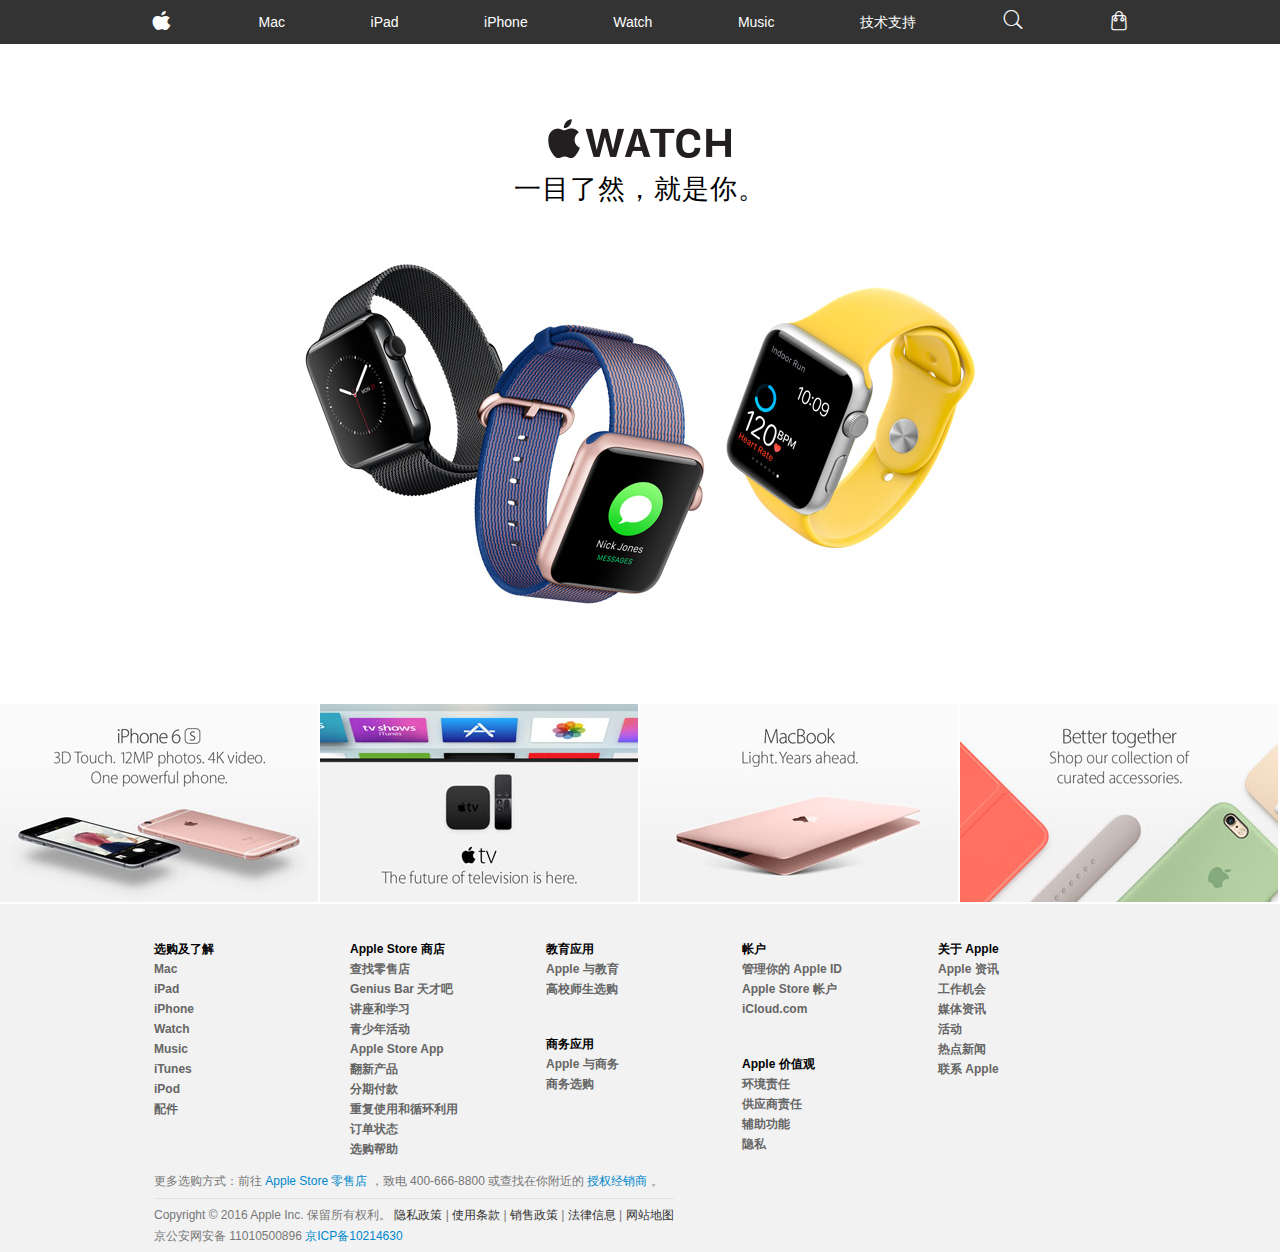
<file: index.html>
<!DOCTYPE html>
<html lang="en">
<head>
    <meta charset="UTF-8">
    <meta name="viewport" content="width=device-width">
    <title>apple中国官方网站</title>
    <link rel="stylesheet" href="css/apple.css">
    <link rel="stylesheet" href="iconfont/iconfont.css">
</head>
<body>
<!--导航开始-->
<div class="wrapper">
    <div class="container">
        <div class="small-menu">
            <div></div>
            <div></div>
        </div>
        <!--字体图标的在线引用-->
        <a href="javascript:;" class="icon logo"></a>
        <a href="javascript:;" class="item">Mac</a>
        <a href="javascript:;" class="item">iPad</a>
        <a href="javascript:;" class="item">iPhone</a>
        <a href="javascript:;" class="item">Watch</a>
        <a href="javascript:;" class="item">Music</a>
        <a href="javascript:;" class="item">技术支持</a>
        <a href="javascript:;" class="icon search"></a>
        <div class="searchbox">
            <input type="text" class="middlesearch"  placeholder='搜索apple.com' >
        </div>
        <a href="javascript:;" class="bag">
            <!--将input的事件作用到label-->
            <label class="icon bag-icon" for="bag-input"></label>
            <input type="radio" class="bag-input" id="bag-input">
            <div class="bag-list">

            </div>
        </a>
    </div>
</div>
<div class="s-s">
    <div class="s-s1">
        <div class="s-s2">快速链接</div>
        <a href="" class="s-s3"><div>查找零售店</div></a>
        <a href="" class="s-s3"><div>配件</div></a>
        <a href="" class="s-s3"><div>iPod</div></a>
        <a href="" class="s-s3"><div>iOS</div></a>
    </div>
</div>
<div class="mask"></div>
<div class="menu-page"></div>
<!--导航结束-->
<!--banner-->
<div class="banner">
    <div class="watch"></div>
    <div class="thisyou">一目了然，就是你。</div>
</div>
<div class="banner1">
    <div class="watch1"></div>
    <div class="thisyou1">一目了然，就是你。</div>
</div>
<div class="box2 clearfix">
    <a href="" class="box2-1"><div></div></a>
    <a href="" class="box2-1"><div></div></a>
    <a href="" class="box2-1"><div></div></a>
    <a href="" class="box2-1"><div></div></a>
</div>
<div class="box clearfix">
    <a href="" class="box-1"><div></div></a>
    <a href="" class="box-1"><div></div></a>
    <a href="" class="box-1"><div></div></a>
    <a href="" class="box-1"><div></div></a>
</div>
<div class="box1 clearfix">
    <a href="" class="box1-1"><div></div></a>
    <a href="" class="box1-1"><div></div></a>
    <a href="" class="box1-1"><div></div></a>
    <a href="" class="box1-1"><div></div></a>
</div>

<div class="Tiao">
<div class="tiao">
    <ul class="tiao-1">
        <li class="tiao-2">选购及了解</li>
        <ul class="tiao-3">
            <a href="" class="tiao-4"><li>Mac</li></a>
            <a href="" class="tiao-4"><li>iPad</li></a>
            <a href="" class="tiao-4"><li>iPhone</li></a>
            <a href="" class="tiao-4"><li>Watch</li></a>
            <a href="" class="tiao-4"><li>Music</li></a>
            <a href="" class="tiao-4"><li>iTunes</li></a>
            <a href="" class="tiao-4"><li>iPod</li></a>
            <a href="" class="tiao-4"><li>配件</li></a>
        </ul>
    </ul>
    <ul class="tiao-1">
        <li class="tiao-2">Apple Store 商店</li>
        <ul class="tiao-3">
            <a href="" class="tiao-4"><li>查找零售店</li></a>
            <a href="" class="tiao-4"><li>Genius Bar 天才吧</li></a>
            <a href="" class="tiao-4"><li>讲座和学习</li></a>
            <a href="" class="tiao-4"><li>青少年活动</li></a>
            <a href="" class="tiao-4"><li>Apple Store App</li></a>
            <a href="" class="tiao-4"><li>翻新产品</li></a>
            <a href="" class="tiao-4"><li>分期付款</li></a>
            <a href="" class="tiao-4"><li>重复使用和循环利用</li></a>
            <a href="" class="tiao-4"><li>订单状态</li></a>
            <a href="" class="tiao-4"><li>选购帮助</li></a>
        </ul>
    </ul>
    <ul class="tiao-1">
        <li class="tiao-2">教育应用</li>
        <ul class="tiao-3">
            <a href="" class="tiao-4"><li>Apple 与教育</li></a>
            <a href="" class="tiao-4"><li>高校师生选购</li></a>
        </ul>
        <li class="tiao-2">商务应用</li>
        <ul class="tiao-3">
            <a href="" class="tiao-4"><li>Apple 与商务</li></a>
            <a href="" class="tiao-4"><li>商务选购</li></a>
        </ul>
    </ul>
    <ul class="tiao-1">
        <li class="tiao-2">帐户</li>
        <ul class="tiao-3">
            <a href="" class="tiao-4"><li>管理你的 Apple ID</li></a>
            <a href="" class="tiao-4"><li>Apple Store 帐户</li></a>
            <a href="" class="tiao-4"><li>iCloud.com</li></a>
        </ul>
        <li class="tiao-2">Apple 价值观</li>
        <ul class="tiao-3">
            <a href="" class="tiao-4"><li>环境责任</li></a>
            <a href="" class="tiao-4"><li>供应商责任</li></a>
            <a href="" class="tiao-4"><li>辅助功能</li></a>
            <a href="" class="tiao-4"><li>隐私</li></a>
        </ul>
    </ul>
    <ul class="tiao-1">
        <li class="tiao-2">关于 Apple</li>
        <ul class="tiao-3">
            <a href="" class="tiao-4"><li>Apple 资讯</li></a>
            <a href="" class="tiao-4"><li>工作机会</li></a>
            <a href="" class="tiao-4"><li>媒体资讯</li></a>
            <a href="" class="tiao-4"><li>活动</li></a>
            <a href="" class="tiao-4"><li>热点新闻</li></a>
            <a href="" class="tiao-4"><li>联系 Apple</li></a>
        </ul>
    </ul>
    <div class="foot">
        <div class="foot-1">
            <p>更多选购方式：前往</p>
            <a href="">Apple Store 零售店</a>
            <p>，致电 400-666-8800 或查找在你附近的</p>
            <a href="">授权经销商</a>
            <p>。</p>
        </div>
        <div class="foot-2">
            <p>Copyright © 2016 Apple Inc. 保留所有权利。</p>
            <a href="">隐私政策</a>
            <span>|</span>
            <a href="">使用条款</a>
            <span>|</span>
            <a href="">销售政策</a>
            <span>|</span>
            <a href="">法律信息</a>
            <span>|</span>
            <a href="">网站地图</a>
        </div>
        <div class="foot-3">
            <p>京公安网安备 11010500896</p>
            <a href="">京ICP备10214630</a>
        </div>
    </div>
</div>
</div>

<div class="gang">
    <div class="gang-1">
        <dl class="gang-2">
            <div class="gang-11">选购及了解</div>
            <div class="gang-22">+</div>
            <div class="clearfix"></div>
            <ul class="gang-3">
                <a href="" class="tiao-4"><li>Mac</li></a>
                <a href="" class="tiao-4"><li>iPad</li></a>
                <a href="" class="tiao-4"><li>iPhone</li></a>
                <a href="" class="tiao-4"><li>Watch</li></a>
                <a href="" class="tiao-4"><li>Music</li></a>
                <a href="" class="tiao-4"><li>iTunes</li></a>
                <a href="" class="tiao-4"><li>iPod</li></a>
                <a href="" class="tiao-4"><li>配件</li></a>
            </ul>
        </dl>
        <dl class="gang-2">
            <div class="gang-11">Apple Store 商店</div>
            <div class="gang-22">+</div>
            <div class="clearfix"></div>
            <ul class="gang-3">
                <a href="" class="tiao-4"><li>查找零售店</li></a>
                <a href="" class="tiao-4"><li>Genius Bar 天才吧</li></a>
                <a href="" class="tiao-4"><li>讲座和学习</li></a>
                <a href="" class="tiao-4"><li>青少年活动</li></a>
                <a href="" class="tiao-4"><li>Apple Store App</li></a>
                <a href="" class="tiao-4"><li>翻新产品</li></a>
                <a href="" class="tiao-4"><li>分期付款</li></a>
                <a href="" class="tiao-4"><li>重复使用和循环利用</li></a>
                <a href="" class="tiao-4"><li>订单状态</li></a>
                <a href="" class="tiao-4"><li>选购帮助</li></a>
            </ul>
        </dl>
        <dl class="gang-2">
            <div class="gang-11">教育应用</div>
            <div class="gang-22">+</div>
            <div class="clearfix"></div>
            <ul class="gang-3">
                <a href="" class="tiao-4"><li>Apple 与教育</li></a>
                <a href="" class="tiao-4"><li>高校师生选购</li></a>
            </ul>
        </dl>
        <dl class="gang-2">
            <div class="gang-11">商务应用</div>
            <div class="gang-22">+</div>
            <div class="clearfix"></div>
            <ul class="gang-3">
                <a href="" class="tiao-4"><li>Apple 与商务</li></a>
                <a href="" class="tiao-4"><li>商务选购</li></a>
            </ul>
        </dl>
        <dl class="gang-2">
            <div class="gang-11">帐户</div>
            <div class="gang-22">+</div>
            <div class="clearfix"></div>
            <ul class="gang-3">
                <a href="" class="tiao-4"><li>管理你的 Apple ID</li></a>
                <a href="" class="tiao-4"><li>Apple Store 帐户</li></a>
                <a href="" class="tiao-4"><li>iCloud.com</li></a>
            </ul>
        </dl>
        <dl class="gang-2">
            <div class="gang-11">Apple 价值观</div>
            <div class="gang-22">+</div>
            <div class="clearfix"></div>
            <ul class="gang-3">
                <a href="" class="tiao-4"><li>环境责任</li></a>
                <a href="" class="tiao-4"><li>供应商责任</li></a>
                <a href="" class="tiao-4"><li>辅助功能</li></a>
                <a href="" class="tiao-4"><li>隐私</li></a>
            </ul>
        </dl>
        <dl class="gang-2">
            <div class="gang-11">关于 Apple</div>
            <div class="gang-22">+</div>
            <div class="clearfix"></div>
            <ul class="gang-3">
                <a href="" class="tiao-4"><li>Apple 资讯</li></a>
                <a href="" class="tiao-4"><li>工作机会</li></a>
                <a href="" class="tiao-4"><li>媒体资讯</li></a>
                <a href="" class="tiao-4"><li>活动</li></a>
                <a href="" class="tiao-4"><li>热点新闻</li></a>
                <a href="" class="tiao-4"><li>联系 Apple</li></a>
            </ul>
        </dl>
    </div>
</div>


</body>
<script src="js/jquery.js"></script>
<script src="js/jquery.transit.js"></script>
<script src="js/apple.js"></script>
</html>
</file>
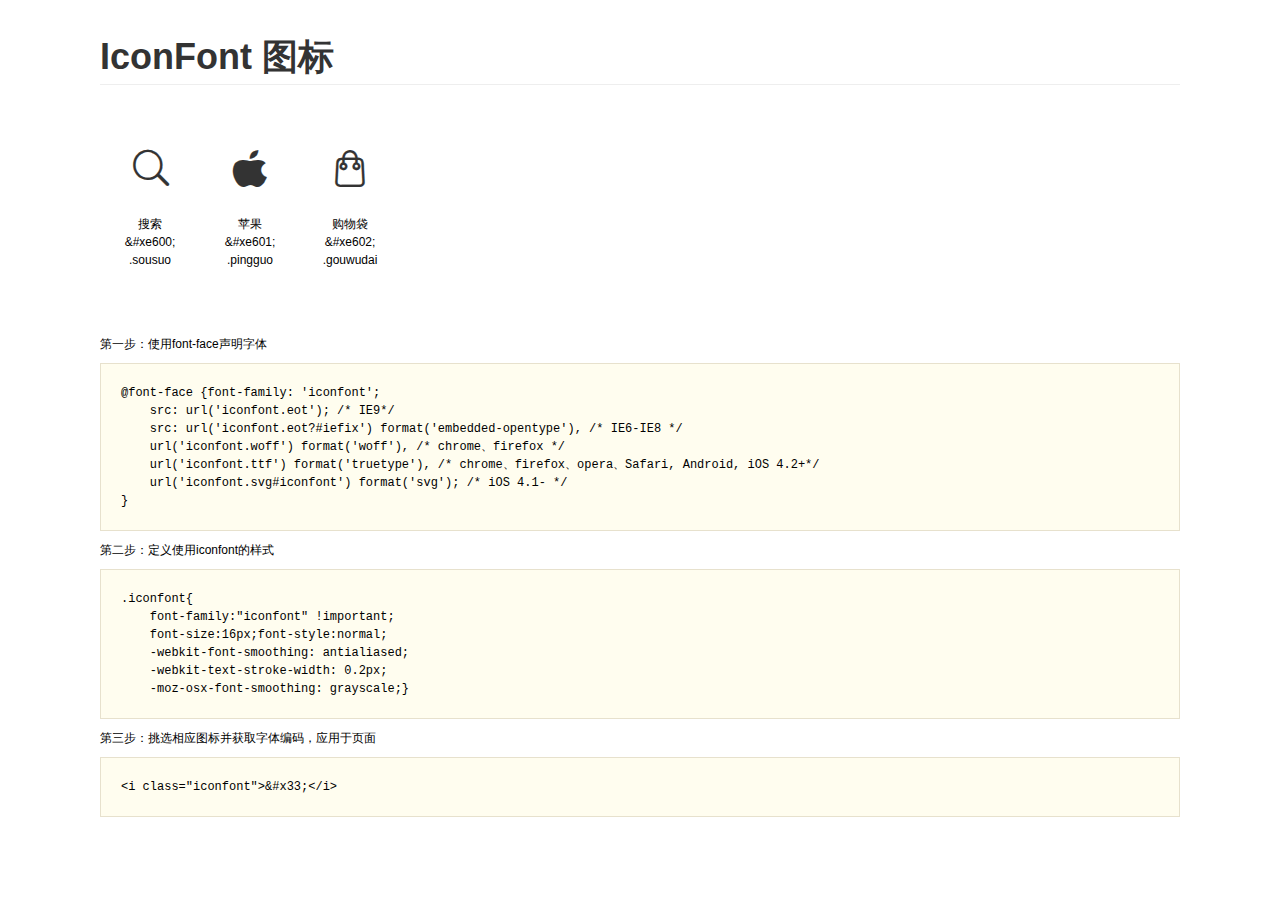
<file: iconfont/demo.html>
<!DOCTYPE html>
<html>
<head>
    <meta charset="utf-8"/>
    <title>IconFont</title>
    <link rel="stylesheet" href="demo.css">
    <link rel="stylesheet" href="iconfont.css">
</head>
<body>
    <div class="main">
        <h1>IconFont 图标</h1>
        <ul class="icon_lists clear">
            
                <li>
                <i class="icon iconfont">&#xe600;</i>
                    <div class="name">搜索</div>
                    <div class="code">&amp;#xe600;</div>
                    <div class="fontclass">.sousuo</div>
                </li>
            
                <li>
                <i class="icon iconfont">&#xe601;</i>
                    <div class="name">苹果</div>
                    <div class="code">&amp;#xe601;</div>
                    <div class="fontclass">.pingguo</div>
                </li>
            
                <li>
                <i class="icon iconfont">&#xe602;</i>
                    <div class="name">购物袋</div>
                    <div class="code">&amp;#xe602;</div>
                    <div class="fontclass">.gouwudai</div>
                </li>
            
        </ul>


        <div class="helps">
            第一步：使用font-face声明字体
            <pre>
@font-face {font-family: 'iconfont';
    src: url('iconfont.eot'); /* IE9*/
    src: url('iconfont.eot?#iefix') format('embedded-opentype'), /* IE6-IE8 */
    url('iconfont.woff') format('woff'), /* chrome、firefox */
    url('iconfont.ttf') format('truetype'), /* chrome、firefox、opera、Safari, Android, iOS 4.2+*/
    url('iconfont.svg#iconfont') format('svg'); /* iOS 4.1- */
}
</pre>
第二步：定义使用iconfont的样式
            <pre>
.iconfont{
    font-family:"iconfont" !important;
    font-size:16px;font-style:normal;
    -webkit-font-smoothing: antialiased;
    -webkit-text-stroke-width: 0.2px;
    -moz-osx-font-smoothing: grayscale;}
</pre>
第三步：挑选相应图标并获取字体编码，应用于页面
<pre>
&lt;i class="iconfont"&gt;&amp;#x33;&lt;/i&gt;
</pre>
        </div>

    </div>
</body>
</html>
</file>
<file: css/apple.css>
@font-face {
    font-family: 'iconfont';
    src: url('//at.alicdn.com/t/font_1463557602_3995745.eot'); /* IE9*/
    src: url('//at.alicdn.com/t/font_1463557602_3995745.eot?#iefix') format('embedded-opentype'), /* IE6-IE8 */
    url('//at.alicdn.com/t/font_1463557602_3995745.woff') format('woff'), /* chrome、firefox */
    url('//at.alicdn.com/t/font_1463557602_3995745.ttf') format('truetype'), /* chrome、firefox、opera、Safari, Android, iOS 4.2+*/
    url('//at.alicdn.com/t/font_1463557602_3995745.svg#iconfont') format('svg'); /* iOS 4.1- */
}



body,ul,li,p,span,a{
    padding: 0;
    margin: 0;
    font-family: 'PingFang SC', 'Helvetica Neue', 'Helvetica', 'STHeitiSC-Light', 'Arial', sans-serif;
    /*font-size: 12px;*/
    list-style: none;
    box-sizing: border-box;
    line-height: 1.8;
}
body,html{
    /*overflow-y: hidden;*/
}
/*导航开始*/
.wrapper{
    width: 100%;
    height:44px;
    background: #333;
    position: relative;
    z-index: 999;
}
.container{
    width:auto;
    max-width: 1000px;
    margin:0 auto;
    height:44px;
    text-align: justify;
    line-height: 40px;
    cursor: default;
    -webkit-user-select: none;
    -moz-user-select: none;
    -ms-user-select: none;
    user-select: none;
}
.container a{
    padding: 0px 10px;
    color: white;
    text-decoration: none;
    font-size: 14px;
    display: inline-block;
    /*background: red;*/

}
@media screen and (min-width: 780px){
@keyframes opac {
    0%{opacity: 0}
    100%{opacity: 1}
}
.s-s{
    display: block;
    width: 660px;height: 150px;
    background: #fff;
    position: absolute;
    top: 44px;left: 50%;margin-left: -340px;
    z-index:1;
    opacity: 0;
    transition: all 1s;
    padding: 23px 10px;
}
.s-s1{
    width: 100%;height: 150px;
    /*background: red;*/
}
.s-s2{
    width: 100%;height: 30px;
    font-size: 12px;
    color: #a1a1a1;
    text-align: left;
    line-height: 30px;
}
.s-s3{
    display: block;
    width: 100%;height: 30px;
    font-size: 12px;
    color: #a1a1a1;
    text-align: left;
    line-height: 30px;
    text-decoration: none;
    padding-left: 10px;
    transform: translateX(380px);
    display: none;
}
.s-s3:hover{
    text-decoration: underline;
    color: #000;
}
.activea{
    animation: opac 0.3s linear forwards;
}
}




.container .item:hover,.container .icon:hover{
    opacity: 0.7 !important;
}
.container:after{
    content: "";
    display: inline-block;
    width: 100%;
}
.container .icon{
    font-family: 'iconfont';
    /*必须写*/
    font-size: 22px;

}
.logo:after{
    content: "\e601";
}
.search:after{
    content: "\e600";
}
.bag-icon:after{
    content: '\e602';
    cursor: pointer;
}
.bag-icon.active:after{
    content:"\e603";
    font-size: 16px;
    opacity: 0.7;
}
.bag{
  position: relative;
}
.bag-list{
    position: absolute;
    width: 250px;
    padding: 0px 20px;
    height: 320px;
    border: 1px solid #d6d6d6;
    top: 48px;
    left: -145px;
    display: none;
}
.bag-input{
    position: absolute;
    left: 0;
    top: 0;
    width: 0;
    height: 0;
    opacity: 0;

}

.bag-input:focus+.bag-list{
    display: block;
}
.mask{
    width: 100%;
    height: 100%;
    background:rgba(0,0,0,0.2);
    position: absolute;
    left: 0;
    top: 44px;
    display: none;
}
.searchbox{
    display: none;
    width:680px;
    height: 44px;
    vertical-align: bottom;
    color: #fff;
    transform: translateX(80px);
    font-family: 'iconfont';

}
.searchbox:before{
    content:'\e600';
    display: inline-block;
    width: 40px;
    height: 44px;
    text-align: center;
    float: left;
    /*margin-top: 2px;*/
}
.middlesearch{
    width: 640px;
    height: 42px;
    border: 0;
    font-size: 16px;
    color: #fff;
    background: #333;
    float: left;
    outline-style: none;
    display: inline-block;
}
.small-menu{
    display: none;
}




@media screen and (max-width:720px) {
    .container .item{
        display: none;
    }

    .container .search{
        display: none;
    }
    .banner{
        display: none;
    }
    .menu-page{
        width: 100%;height: 0;
        background: #000;
        position: absolute;
        top: 0;left: 0;
        opacity: 0;
        /*overflow-y: hidden;*/
    }
    .small-menu {
        width: 30px;
        height: 30px;
        display: inline-block;
        cursor: pointer;
        margin: 10px 0 0 8px;
        vertical-align: top;
    }
    .small-menu:hover {
        opacity: 0.7;
    }

    .small-menu div:first-child {
        width: 17px;
        height: 1px;
        background: #fff;
        margin: 7px;
        cursor: pointer;
        transition: all 0.5s;
    }
    .small-menu div:last-child {
        width: 17px;
        height: 1px;
        background: #fff;
        margin: 7px;
        cursor: pointer;
        transition: all 0.5s;
    }

    .small-menu div:first-child.active {
        transform: translateY(8px) rotate(135deg);
    }

    .small-menu div:last-child.active {
        transform: rotate(45deg);
    }

}

.clearfix:after{
    content:"";
    display:block;
    clear:both;
}



/*导航结束*/
.banner{
    width: 100%;height: 660px;
    background: url("../img/b1m.jpg") center 220px no-repeat;
    margin: 0 auto;
}
.watch{
    width: 184px;height: 39px;
    background: url("../img/watch_m.png") center no-repeat;
    margin: 0 auto;
    padding-top: 150px;
}
.thisyou{
    width: 600px;height: 36px;
    font-size: 27px;
    line-height: 1.2;
    letter-spacing: 1px;
    font-weight: 500;
    margin: 0 auto;
    text-align: center;
    margin-top: -60px;
    -webkit-user-select: none;
    -moz-user-select: none;
    -ms-user-select: none;
    user-select: none;
    cursor:default;
}

.thisyou1{
    display: none;
}

.box2{
    width: 100%;height:auto;
}
.box2-1:nth-of-type(1){
    display: block;
    width: 25%;height: 200px;
    background: url("../img/p1l.jpg") center;
    border-bottom: 2px solid #ffffff;
    float: left;
    border-right: 2px solid #ffffff;
    box-sizing: border-box;
}
.box2-1:nth-of-type(2){
    display: block;
    width: 25%;height: 200px;
    background: url("../img/p2l.jpg") center;
    border-bottom: 2px solid #ffffff;
    float: left;
    border-right: 2px solid #ffffff;
    box-sizing: border-box;
}
.box2-1:nth-of-type(3){
    display: block;
    width: 25%;height: 200px;
    background: url("../img/p3l.jpg") center;
    border-bottom: 2px solid #ffffff;
    float: left;
    border-right: 2px solid #ffffff;
    box-sizing: border-box;
}
.box2-1:nth-of-type(4){
    display: block;
    width: 25%;height: 200px;
    background: url("../img/p4l.jpg") center;
    border-bottom: 2px solid #ffffff;
    float: left;
    border-right: 2px solid #ffffff;
    box-sizing: border-box;
}


@media screen and (max-width:780px) {
    .s-s{
        display: none !important;
    }
    .searchbox{
        display: none !important;
    }
}
@media screen and (max-width:720px) {
    .banner1{
        width: 100%;height: 345px;
        background: url("../img/b1s.jpg") center 160px no-repeat;
        margin: 0 auto;
    }
    .watch1{
        width: 100%;height: 31px;
        background: url("../img/watch_s.png") center no-repeat;
        margin: 0 auto;
        padding-top: 90px;
    }
    .thisyou1{
        display: block;
        width: 100%;height: 30px;
        font-size: 16px;
        line-height: 1.2;
        letter-spacing: 1px;
        font-weight: 600;
        margin: 0 auto;
        text-align: center;
        margin-top: -30px;
        -webkit-user-select: none;
        -moz-user-select: none;
        -ms-user-select: none;
        user-select: none;
        cursor:default;
    }
    .box2{
        display: none;
    }
    .box1{
        display: none;
    }
    .box{
        width: 100%;height:auto;
    }
    .box-1:nth-of-type(1){
        display: block;
        width: 100%;height: 200px;
        background: url("../img/p1s.jpg") center;
        border-bottom: 2px solid #ffffff;
        box-sizing: border-box;
    }
    .box-1:nth-of-type(2){
        display: block;
        width: 100%;height: 200px;
        background: url("../img/p2s.jpg") center;
        border-bottom: 2px solid #ffffff;
        box-sizing: border-box;
    }
    .box-1:nth-of-type(3){
        display: block;
        width: 100%;height: 200px;
        background: url("../img/p3s.jpg") center;
        border-bottom: 2px solid #ffffff;
        box-sizing: border-box;
    }
    .box-1:nth-of-type(4){
        display: block;
        width: 100%;height: 200px;
        background: url("../img/p4s.jpg") center;
        border-bottom: 2px solid #ffffff;
        box-sizing: border-box;
    }
}



@media screen and (max-width:1024px) {
    .box2{
        display: none;
    }
    .box1{
        width: 100%;height:auto;
    }
    .box1-1:nth-of-type(1){
        display: block;
        width: 50%;height: 200px;
        background: url("../img/p1m.jpg") center;
        border-bottom: 2px solid #ffffff;
        border-right: 2px solid #ffffff;
        box-sizing: border-box;
        float: left;
    }
    .box1-1:nth-of-type(2){
        display: block;
        width: 50%;height: 200px;
        background: url("../img/p2m.jpg") center;
        border-bottom: 2px solid #ffffff;
        box-sizing: border-box;
        float: left;
    }
    .box1-1:nth-of-type(3){
        display: block;
        width: 50%;height: 200px;
        background: url("../img/p3m.jpg") center;
        border-bottom: 2px solid #ffffff;
        border-right: 2px solid #ffffff;
        box-sizing: border-box;
        float: left;
    }
    .box1-1:nth-of-type(4){
        display: block;
        width: 50%;height: 200px;
        background: url("../img/p4m.jpg") center;
        border-bottom: 2px solid #ffffff;
        box-sizing: border-box;
        float: left;
    }
    .Tiao .tiao{
        width: auto;height: 348px;
        padding-left: 30px;
    }

}
.Tiao{
    width: 100%;height: 348px;
    background: #f2f2f2;
}
.tiao{
    margin: 0 auto;
    padding: 0 22px;
    max-width: 980px;height: 348px;
    padding-left: 30px;
    position: relative;
    /*background: red;*/
}

.tiao-1{
    width: 20%;height: 100px;
    float: left;
    box-sizing: border-box;
}
.tiao-2{
    width: 100%;height: 20px;
    margin-top: 35px;
    font-size: 12px;
    line-height: 20px;
    font-weight: 600;
    letter-spacing: normal;
    color: #000;
}
.tiao-3{
    width:100%;height: auto;
}
.tiao-4{
    display: block;
    width: 100%;height: 20px;
    color: #666;
    text-decoration: none;
    font-size: 12px!important;
    line-height: 20px;
    font-weight: 600;
}
.tiao-4:hover{
    text-decoration: underline;
    color: #000;
}

.foot{
    height: 96px;
    position: absolute;bottom: 0;left: 0;
    font-size: 12px;color: #777;
    padding-left: 30px;
}
.foot-1{
    border-bottom: 1px solid #e3e3e3;
    padding:15px 0 5px 0;
}
.foot-2{
    padding-top: 6px;
}
.foot .foot-2 a{
    color: #333;
}
.foot p{
    display: inline-block;
}
.foot a{
    text-decoration: none;
    display: inline-block;
    color: #0088cc;
}
.foot a:hover{
    color: #000;
    text-decoration: underline;
}

.gang{
    display: none;
}
@media screen and (max-width:750px) {
    .Tiao{
        display: none;
    }
    .gang{
        display: block;
        width: 100%;height: 287px;
        background: #f2f2f2;
        padding-top: 30px;
        padding-left: 15px;
        cursor: pointer;
    }
    .gang-1{
        width: auto;height: 287px;
        /*background: red;*/
    }
    .gang-2{
        margin: 0;padding: 0;
        width: 100%;height:auto;
        border-bottom: 1px solid #e3e3e3;
        font-size: 13px;
        line-height: 40px;
        font-weight: 600;
        letter-spacing: normal;
        color: #000;
        position: relative;
    }
    .gang-11{
        float: left;
    }
    .gang-22{
        display: block;
        width: 10px;height: 10px;
        float: right;
        margin-right: 25px;
        transition: all 0.5s;
    }
    .activec{
        transform: translateY(5px) translateX(10px) rotate(45deg);
    }
    .gang-3{
        width:100%;height: auto;
        background: #f2f2f2;
        display: none;
    }
}
</file>
<file: iconfont/iconfont.css>
@font-face {font-family: "iconfont";
  src: url('iconfont.eot?t=1463554341'); /* IE9*/
  src: url('iconfont.eot?t=1463554341#iefix') format('embedded-opentype'), /* IE6-IE8 */
  url('iconfont.woff?t=1463554341') format('woff'), /* chrome, firefox */
  url('iconfont.ttf?t=1463554341') format('truetype'), /* chrome, firefox, opera, Safari, Android, iOS 4.2+*/
  url('iconfont.svg?t=1463554341#iconfont') format('svg'); /* iOS 4.1- */
}

.iconfont {
  font-family:"iconfont" !important;
  font-size:16px;
  font-style:normal;
  -webkit-font-smoothing: antialiased;
  -webkit-text-stroke-width: 0.2px;
  -moz-osx-font-smoothing: grayscale;
}
.icon-sousuo:before { content: "\e600"; }
.icon-pingguo:before { content: "\e601"; }
.icon-gouwudai:before { content: "\e602"; }
</file>
<file: iconfont/demo.css>
*{margin: 0;padding: 0;list-style: none;}
/*
KISSY CSS Reset
理念：1. reset 的目的不是清除浏览器的默认样式，这仅是部分工作。清除和重置是紧密不可分的。
2. reset 的目的不是让默认样式在所有浏览器下一致，而是减少默认样式有可能带来的问题。
3. reset 期望提供一套普适通用的基础样式。但没有银弹，推荐根据具体需求，裁剪和修改后再使用。
特色：1. 适应中文；2. 基于最新主流浏览器。
维护：玉伯<lifesinger@gmail.com>, 正淳<ragecarrier@gmail.com>
 */

/** 清除内外边距 **/
body, h1, h2, h3, h4, h5, h6, hr, p, blockquote, /* structural elements 结构元素 */
dl, dt, dd, ul, ol, li, /* list elements 列表元素 */
pre, /* text formatting elements 文本格式元素 */
form, fieldset, legend, button, input, textarea, /* form elements 表单元素 */
th, td /* table elements 表格元素 */ {
  margin: 0;
  padding: 0;
}

/** 设置默认字体 **/
body,
button, input, select, textarea /* for ie */ {
  font: 12px/1.5 tahoma, arial, \5b8b\4f53, sans-serif;
}
h1, h2, h3, h4, h5, h6 { font-size: 100%; }
address, cite, dfn, em, var { font-style: normal; } /* 将斜体扶正 */
code, kbd, pre, samp { font-family: courier new, courier, monospace; } /* 统一等宽字体 */
small { font-size: 12px; } /* 小于 12px 的中文很难阅读，让 small 正常化 */

/** 重置列表元素 **/
ul, ol { list-style: none; }

/** 重置文本格式元素 **/
a { text-decoration: none; }
a:hover { text-decoration: underline; }


/** 重置表单元素 **/
legend { color: #000; } /* for ie6 */
fieldset, img { border: 0; } /* img 搭车：让链接里的 img 无边框 */
button, input, select, textarea { font-size: 100%; } /* 使得表单元素在 ie 下能继承字体大小 */
/* 注：optgroup 无法扶正 */

/** 重置表格元素 **/
table { border-collapse: collapse; border-spacing: 0; }

/* 清除浮动 */
.ks-clear:after, .clear:after {
  content: '\20';
  display: block;
  height: 0;
  clear: both;
}
.ks-clear, .clear {
  *zoom: 1;
}

.main {padding: 30px 100px;}
.main h1{font-size:36px; color:#333; text-align:left;margin-bottom:30px; border-bottom: 1px solid #eee;}

.helps{margin-top:40px;}
.helps pre{
  padding:20px;
  margin:10px 0;
  border:solid 1px #e7e1cd;
  background-color: #fffdef;
  overflow: auto;
}

.icon_lists li{
  float:left;
  width: 100px;
  height:180px;
  text-align: center;
}
.icon_lists .icon{
  font-size: 42px;
  line-height: 100px;
  margin: 10px 0;
  color:#333;
  -webkit-transition: font-size 0.25s ease-out 0s;
  -moz-transition: font-size 0.25s ease-out 0s;
  transition: font-size 0.25s ease-out 0s;

}
.icon_lists .icon:hover{
  font-size: 100px;
}
</file>
